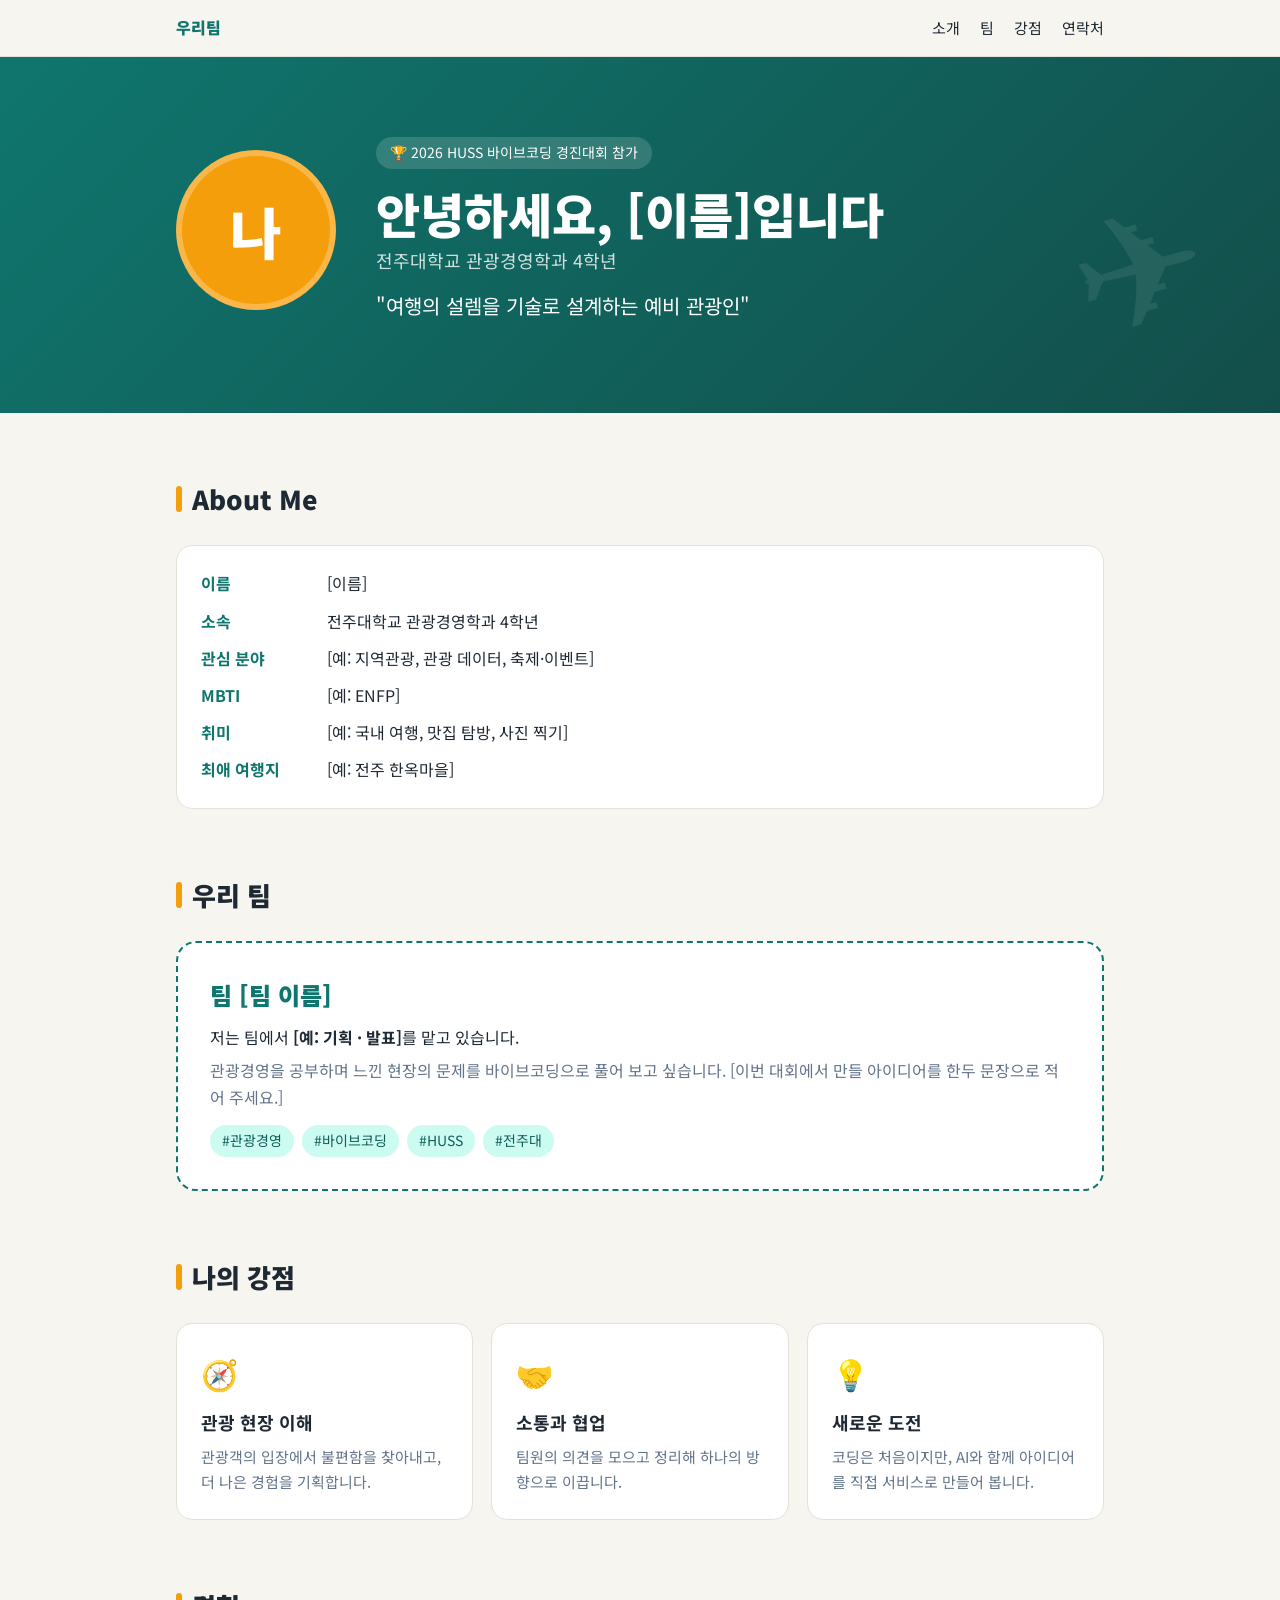
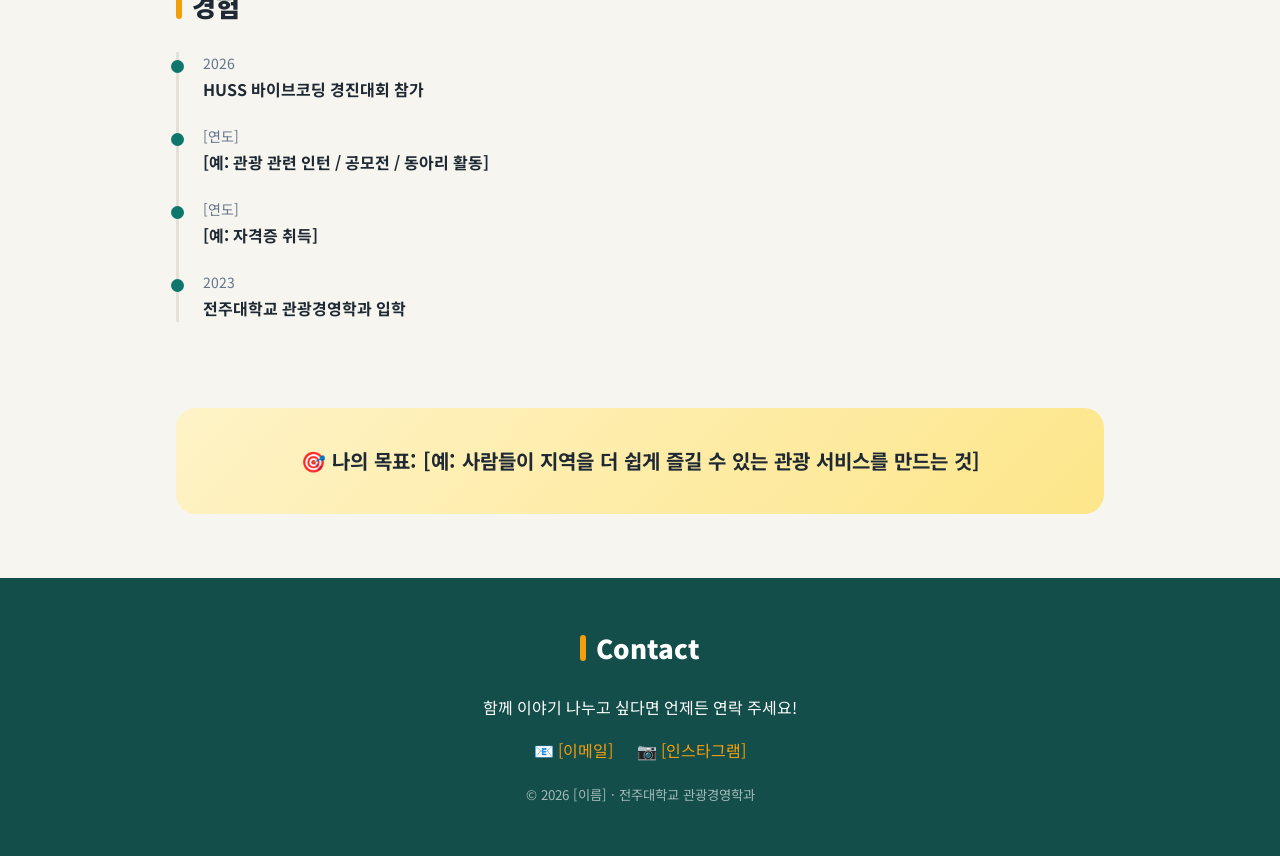
<file: index.html>
<!doctype html>
<html lang="ko">
<head>
<meta charset="utf-8">
<meta name="viewport" content="width=device-width, initial-scale=1">
<title>자기소개 | 전주대 관광경영학과</title>
<link rel="preconnect" href="https://fonts.googleapis.com">
<link href="https://fonts.googleapis.com/css2?family=Noto+Sans+KR:wght@400;500;700;900&display=swap" rel="stylesheet">
<style>
  /* ===== 색상은 여기서 바꿀 수 있어요 ===== */
  :root {
    --main: #0f766e;      /* 메인 색 (청록) */
    --accent: #f59e0b;    /* 포인트 색 (노랑) */
    --bg: #f7f5f0;
    --card: #ffffff;
    --text: #1f2933;
    --muted: #64748b;
    --line: #e5e1d8;
  }
  * { box-sizing: border-box; margin: 0; padding: 0; }
  body {
    font-family: "Noto Sans KR", system-ui, sans-serif;
    background: var(--bg);
    color: var(--text);
    line-height: 1.7;
  }
  .wrap { max-width: 960px; margin: 0 auto; padding: 0 16px; }

  /* 상단 메뉴 */
  nav {
    position: sticky; top: 0; z-index: 10;
    background: rgba(247,245,240,.9); backdrop-filter: blur(8px);
    border-bottom: 1px solid var(--line);
  }
  nav .wrap { display: flex; justify-content: space-between; align-items: center; height: 56px; }
  nav .logo { font-weight: 900; color: var(--main); }
  nav ul { display: flex; gap: 20px; list-style: none; }
  nav a { color: var(--text); text-decoration: none; font-size: 15px; }
  nav a:hover { color: var(--main); }

  /* 첫 화면 */
  .hero {
    background: linear-gradient(135deg, var(--main), #134e4a);
    color: #fff; padding: 80px 0 90px; position: relative; overflow: hidden;
  }
  .hero::after {
    content: "✈"; position: absolute; right: 6%; top: 18%;
    font-size: 160px; opacity: .08; transform: rotate(-15deg);
  }
  .hero .wrap { display: flex; align-items: center; gap: 40px; flex-wrap: wrap; }
  .avatar {
    width: 160px; height: 160px; border-radius: 50%;
    background: var(--accent); color: #fff;
    display: grid; place-items: center;
    font-size: 56px; font-weight: 900;
    border: 6px solid rgba(255,255,255,.25); flex-shrink: 0;
    object-fit: cover;
  }
  .badge {
    display: inline-block; background: rgba(255,255,255,.15);
    padding: 4px 14px; border-radius: 999px; font-size: 14px; margin-bottom: 14px;
  }
  .hero h1 { font-size: clamp(32px, 6vw, 48px); font-weight: 900; line-height: 1.25; }
  .hero h1 small { display: block; font-size: 18px; font-weight: 400; opacity: .8; margin-top: 6px; }
  .hero p.slogan { font-size: 20px; margin-top: 18px; }

  section { padding: 64px 0; }
  h2 {
    font-size: 26px; font-weight: 900; margin-bottom: 24px;
    display: flex; align-items: center; gap: 10px;
  }
  h2::before { content: ""; width: 6px; height: 26px; background: var(--accent); border-radius: 3px; }

  .grid { display: grid; grid-template-columns: repeat(auto-fit, minmax(240px, 1fr)); gap: 18px; }
  .card {
    background: var(--card); border: 1px solid var(--line);
    border-radius: 16px; padding: 24px;
    transition: transform .2s, box-shadow .2s;
  }
  .card:hover { transform: translateY(-4px); box-shadow: 0 12px 24px rgba(0,0,0,.06); }
  .card .icon { font-size: 30px; margin-bottom: 8px; }
  .card h3 { font-size: 18px; margin-bottom: 6px; }
  .card p { color: var(--muted); font-size: 15px; }

  .info { display: grid; grid-template-columns: 110px 1fr; gap: 10px 16px; }
  .info dt { font-weight: 700; color: var(--main); }

  .team {
    background: var(--card); border: 2px dashed var(--main);
    border-radius: 20px; padding: 32px;
  }
  .team .name { font-size: 24px; font-weight: 900; color: var(--main); }
  .tags { display: flex; flex-wrap: wrap; gap: 8px; margin-top: 14px; }
  .tag { background: #ccfbf1; color: #115e59; padding: 4px 12px; border-radius: 999px; font-size: 14px; }

  .timeline { list-style: none; border-left: 3px solid var(--line); padding-left: 24px; }
  .timeline li { position: relative; margin-bottom: 22px; }
  .timeline li::before {
    content: ""; position: absolute; left: -32px; top: 8px;
    width: 13px; height: 13px; border-radius: 50%; background: var(--main);
  }
  .timeline .when { font-size: 14px; color: var(--muted); }

  .goal {
    background: linear-gradient(135deg, #fef3c7, #fde68a);
    border-radius: 20px; padding: 36px; text-align: center;
    font-size: 20px; font-weight: 700;
  }

  footer { background: #134e4a; color: #fff; padding: 48px 0; text-align: center; }
  footer a { color: var(--accent); text-decoration: none; }
  footer .links { display: flex; justify-content: center; gap: 24px; flex-wrap: wrap; margin: 16px 0; }
  footer small { opacity: .6; }

  @media (max-width: 600px) {
    nav ul { gap: 12px; }
    nav a { font-size: 13px; }
    .hero { padding: 56px 0; }
    .hero .wrap { flex-direction: column; text-align: center; }
    .avatar { width: 120px; height: 120px; font-size: 42px; }
    .info { grid-template-columns: 1fr; gap: 2px; }
    .info dd { margin-bottom: 10px; }
  }
</style>
</head>
<body>

<nav>
  <div class="wrap">
    <span class="logo">우리팀</span>
    <ul>
      <li><a href="#about">소개</a></li>
      <li><a href="#team">팀</a></li>
      <li><a href="#strength">강점</a></li>
      <li><a href="#contact">연락처</a></li>
    </ul>
  </div>
</nav>

<!-- ===== 첫 화면: [ ] 안의 내용을 내 정보로 바꿔 주세요 ===== -->
<header class="hero">
  <div class="wrap">
    <!-- 사진이 있으면 아래 div를 <img class="avatar" src="photo.jpg" alt="프로필 사진"> 로 바꾸세요 -->
    <div class="avatar">나</div>
    <div>
      <span class="badge">🏆 2026 HUSS 바이브코딩 경진대회 참가</span>
      <h1>안녕하세요, [이름]입니다
        <small>전주대학교 관광경영학과 4학년</small>
      </h1>
      <p class="slogan">"여행의 설렘을 기술로 설계하는 예비 관광인"</p>
    </div>
  </div>
</header>

<main>
  <section id="about">
    <div class="wrap">
      <h2>About Me</h2>
      <div class="card">
        <dl class="info">
          <dt>이름</dt><dd>[이름]</dd>
          <dt>소속</dt><dd>전주대학교 관광경영학과 4학년</dd>
          <dt>관심 분야</dt><dd>[예: 지역관광, 관광 데이터, 축제·이벤트]</dd>
          <dt>MBTI</dt><dd>[예: ENFP]</dd>
          <dt>취미</dt><dd>[예: 국내 여행, 맛집 탐방, 사진 찍기]</dd>
          <dt>최애 여행지</dt><dd>[예: 전주 한옥마을]</dd>
        </dl>
      </div>
    </div>
  </section>

  <section id="team" style="padding-top:0">
    <div class="wrap">
      <h2>우리 팀</h2>
      <div class="team">
        <div class="name">팀 [팀 이름]</div>
        <p style="margin-top:8px">저는 팀에서 <strong>[예: 기획 · 발표]</strong>를 맡고 있습니다.</p>
        <p style="color:var(--muted); margin-top:6px">
          관광경영을 공부하며 느낀 현장의 문제를 바이브코딩으로 풀어 보고 싶습니다.
          [이번 대회에서 만들 아이디어를 한두 문장으로 적어 주세요.]
        </p>
        <div class="tags">
          <span class="tag">#관광경영</span>
          <span class="tag">#바이브코딩</span>
          <span class="tag">#HUSS</span>
          <span class="tag">#전주대</span>
        </div>
      </div>
    </div>
  </section>

  <section id="strength" style="padding-top:0">
    <div class="wrap">
      <h2>나의 강점</h2>
      <div class="grid">
        <div class="card">
          <div class="icon">🧭</div>
          <h3>관광 현장 이해</h3>
          <p>관광객의 입장에서 불편함을 찾아내고, 더 나은 경험을 기획합니다.</p>
        </div>
        <div class="card">
          <div class="icon">🤝</div>
          <h3>소통과 협업</h3>
          <p>팀원의 의견을 모으고 정리해 하나의 방향으로 이끕니다.</p>
        </div>
        <div class="card">
          <div class="icon">💡</div>
          <h3>새로운 도전</h3>
          <p>코딩은 처음이지만, AI와 함께 아이디어를 직접 서비스로 만들어 봅니다.</p>
        </div>
      </div>
    </div>
  </section>

  <section style="padding-top:0">
    <div class="wrap">
      <h2>경험</h2>
      <ul class="timeline">
        <li><div class="when">2026</div><strong>HUSS 바이브코딩 경진대회 참가</strong></li>
        <li><div class="when">[연도]</div><strong>[예: 관광 관련 인턴 / 공모전 / 동아리 활동]</strong></li>
        <li><div class="when">[연도]</div><strong>[예: 자격증 취득]</strong></li>
        <li><div class="when">2023</div><strong>전주대학교 관광경영학과 입학</strong></li>
      </ul>
    </div>
  </section>

  <section style="padding-top:0">
    <div class="wrap">
      <div class="goal">🎯 나의 목표: [예: 사람들이 지역을 더 쉽게 즐길 수 있는 관광 서비스를 만드는 것]</div>
    </div>
  </section>
</main>

<footer id="contact">
  <div class="wrap">
    <h2 style="justify-content:center; color:#fff">Contact</h2>
    <p>함께 이야기 나누고 싶다면 언제든 연락 주세요!</p>
    <div class="links">
      <a href="mailto:[이메일]">📧 [이메일]</a>
      <a href="#">📷 [인스타그램]</a>
    </div>
    <small>© 2026 [이름] · 전주대학교 관광경영학과</small>
  </div>
</footer>

</body>
</html>
</file>
